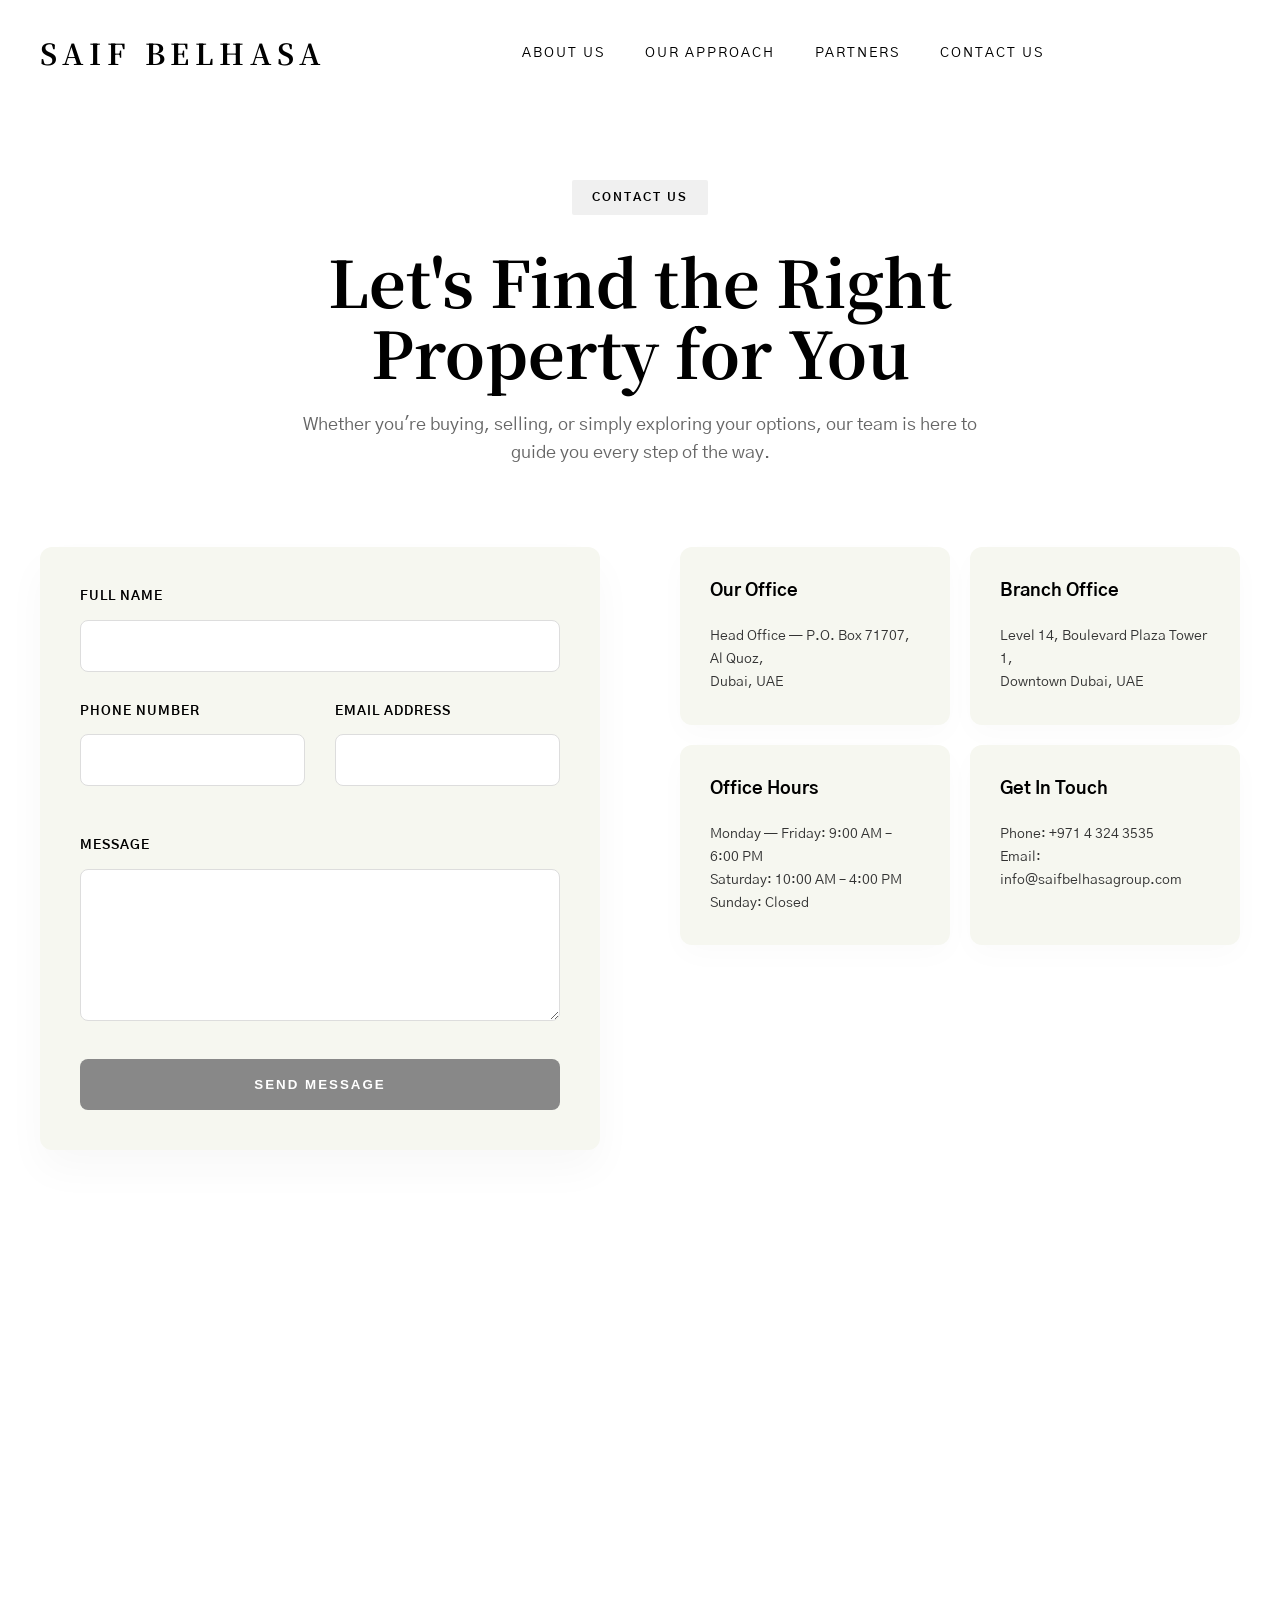
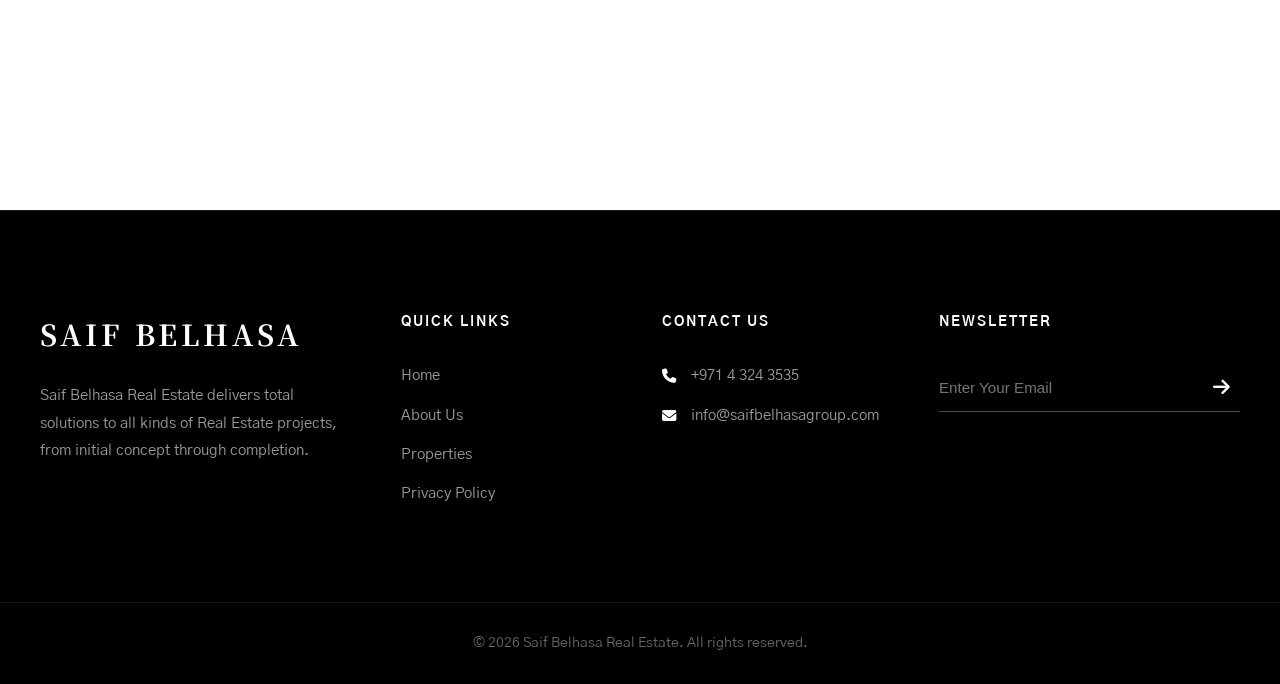
<file: contact.html>
<!DOCTYPE html>
<html lang="en">
<head>
    <meta charset="UTF-8">
    <meta name="viewport" content="width=device-width, initial-scale=1.0">
    <title>Contact Us | Saif Belhasa Real Estate</title>
    
    <!-- Google Fonts -->
    <link rel="preconnect" href="https://fonts.googleapis.com">
    <link rel="preconnect" href="https://fonts.gstatic.com" crossorigin>
    <link href="https://fonts.googleapis.com/css2?family=Gothic+A1:wght@300;400;700&family=Noto+Serif+JP:wght@400;700&display=swap" rel="stylesheet">
    
    <!-- Stylesheet -->
    <link rel="stylesheet" href="style.css">
    <link rel="stylesheet" href="https://cdnjs.cloudflare.com/ajax/libs/font-awesome/6.5.1/css/all.min.css">
</head>
<body class="contact-page property-page"> <!-- Reuse property-page for white background and header scroll logic -->
    <!-- Header -->
    <header class="header">
        <div class="container navbar">
            <div class="logo">
                <a href="index.html">SAIF BELHASA</a>
            </div>
            <nav class="nav">
                <ul class="nav-list">
                    <li><a href="index.html#about" class="nav-link">About Us</a></li>
                    <li><a href="index.html#approach" class="nav-link">Our approach</a></li>
                    <li><a href="index.html#partners" class="nav-link">Partners</a></li>
                    <li><a href="contact.html" class="nav-link">Contact Us</a></li>
                </ul>
            </nav>

            <!-- Mobile Menu Toggles -->
            <div class="mobile-toggle" id="mobile-menu">
                <span></span>
                <span></span>
                <span></span>
            </div>
        </div>
    </header>

    <!-- Mobile Navigation Overlay -->
    <div class="nav-overlay" id="nav-overlay">
        <nav class="mobile-nav">
            <ul class="mobile-nav-list">
                <li><a href="index.html#about" class="mobile-nav-link">About Us</a></li>
                <li><a href="index.html#approach" class="mobile-nav-link">Our approach</a></li>
                <li><a href="index.html#partners" class="mobile-nav-link">Partners</a></li>
                <li><a href="contact.html" class="mobile-nav-link">Contact Us</a></li>
            </ul>
        </nav>
    </div>

    <main class="contact-main-content">
        <!-- Hero Header -->
        <section class="contact-hero">
            <div class="container text-center">
                <span class="contact-badge">Contact Us</span>
                <h1 class="contact-main-title">Let's Find the Right<br>Property for You</h1>
                <p class="contact-subtitle">Whether you're buying, selling, or simply exploring your options, our team is here to guide you every step of the way.</p>
            </div>
        </section>

        <!-- Form and Info Section -->
        <section class="contact-grid-section">
            <div class="container contact-split-grid">
                <!-- Left: Form -->
                <div class="contact-form-side">
                    <form class="main-contact-form">
                        <div class="form-group">
                            <label>Full Name</label>
                            <input type="text" placeholder="Alex Anderson" required>
                        </div>
                        <div class="form-row grid-2">
                            <div class="form-group">
                                <label>Phone Number</label>
                                <input type="tel" placeholder="Phone Number" required>
                            </div>
                            <div class="form-group">
                                <label>Email Address</label>
                                <input type="email" placeholder="example@email.com" required>
                            </div>
                        </div>
                        <div class="form-group">
                            <label>Message</label>
                            <textarea placeholder="Write your message here..." rows="6" required></textarea>
                        </div>
                        <button type="submit" class="contact-submit-btn">Send Message</button>
                    </form>
                </div>

                <!-- Right: Info Cards -->
                <div class="contact-info-side">
                    <div class="info-card-grid">
                        <div class="info-card">
                            <h4>Our Office</h4>
                            <p>Head Office — P.O. Box 71707, Al Quoz,<br>Dubai, UAE</p>
                        </div>
                        <div class="info-card">
                            <h4>Branch Office</h4>
                            <p>Level 14, Boulevard Plaza Tower 1,<br>Downtown Dubai, UAE</p>
                        </div>
                        <div class="info-card">
                            <h4>Office Hours</h4>
                            <p>Monday — Friday: 9:00 AM – 6:00 PM<br>Saturday: 10:00 AM – 4:00 PM<br>Sunday: Closed</p>
                        </div>
                        <div class="info-card">
                            <h4>Get In Touch</h4>
                            <p>Phone: +971 4 324 3535<br>Email: info@saifbelhasagroup.com</p>
                        </div>
                    </div>
                </div>
            </div>
        </section>

        <!-- Google Map Section -->
        <section class="contact-map-section">
            <iframe src="https://www.google.com/maps/embed?pb=!1m18!1m12!1m3!1d14444.646487853112!2d55.2346747!3d25.1639014!2m3!1f0!2f0!3f0!3m2!1i1024!2i768!4f13.1!3m3!1m2!1s0x3e5f6a50b730f065%3A0xc3f5c786729007cb!2sBelhasa%20Group!5e0!3m2!1sen!2sae!4v1712661570773!5m2!1sen!2sae" width="100%" height="500" style="border:0; filter: grayscale(100%) contrast(1.2) invert(0) opacity(0.8);" allowfullscreen="" loading="lazy" referrerpolicy="no-referrer-when-downgrade"></iframe>
        </section>
    </main>

    <!-- Footer -->
    <footer class="footer">
        <div class="container footer-grid">
            <div class="footer-col footer-about">
                <h2 class="footer-logo">SAIF BELHASA</h2>
                <p class="footer-desc">Saif Belhasa Real Estate delivers total solutions to all kinds of Real Estate projects, from initial concept through completion.</p>
            </div>
            <div class="footer-col footer-links">
                <h3 class="footer-title">QUICK LINKS</h3>
                <ul class="footer-menu">
                    <li><a href="index.html">Home</a></li>
                    <li><a href="index.html#about">About Us</a></li>
                    <li><a href="property.html">Properties</a></li>
                    <li><a href="#">Privacy Policy</a></li>
                </ul>
            </div>
            <div class="footer-col footer-contact">
                <h3 class="footer-title">CONTACT US</h3>
                <ul class="contact-list">
                    <li><i class="fa-solid fa-phone"></i> +971 4 324 3535</li>
                    <li><i class="fa-solid fa-envelope"></i> info@saifbelhasagroup.com</li>
                </ul>
            </div>
            <div class="footer-col footer-newsletter">
                <h3 class="footer-title">NEWSLETTER</h3>
                <div class="newsletter-box">
                    <input type="email" placeholder="Enter Your Email">
                    <button class="newsletter-btn"><i class="fa-solid fa-arrow-right"></i></button>
                </div>
            </div>
        </div>
        <div class="footer-bottom">
            <div class="container">
                <p>&copy; 2026 Saif Belhasa Real Estate. All rights reserved.</p>
            </div>
        </div>
    </footer>

    <script src="main.js"></script>
</body>
</html>
</file>
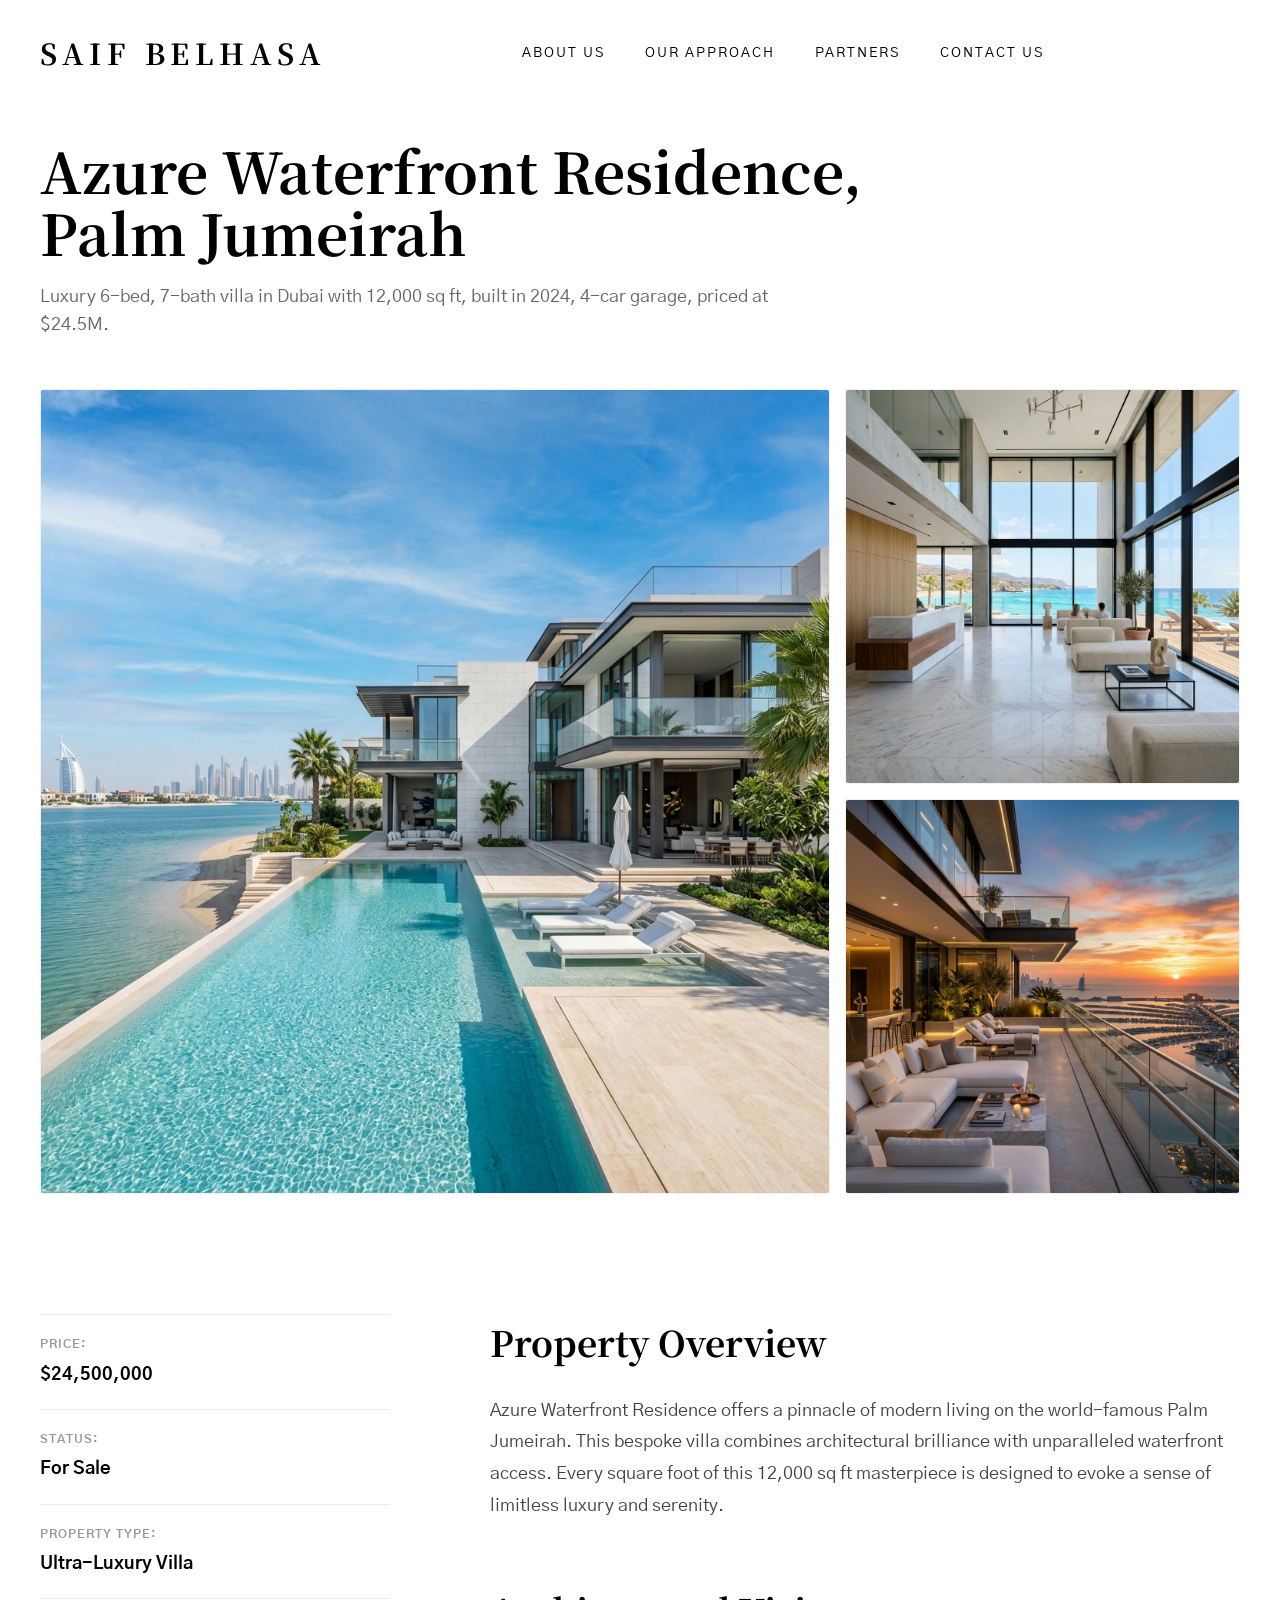
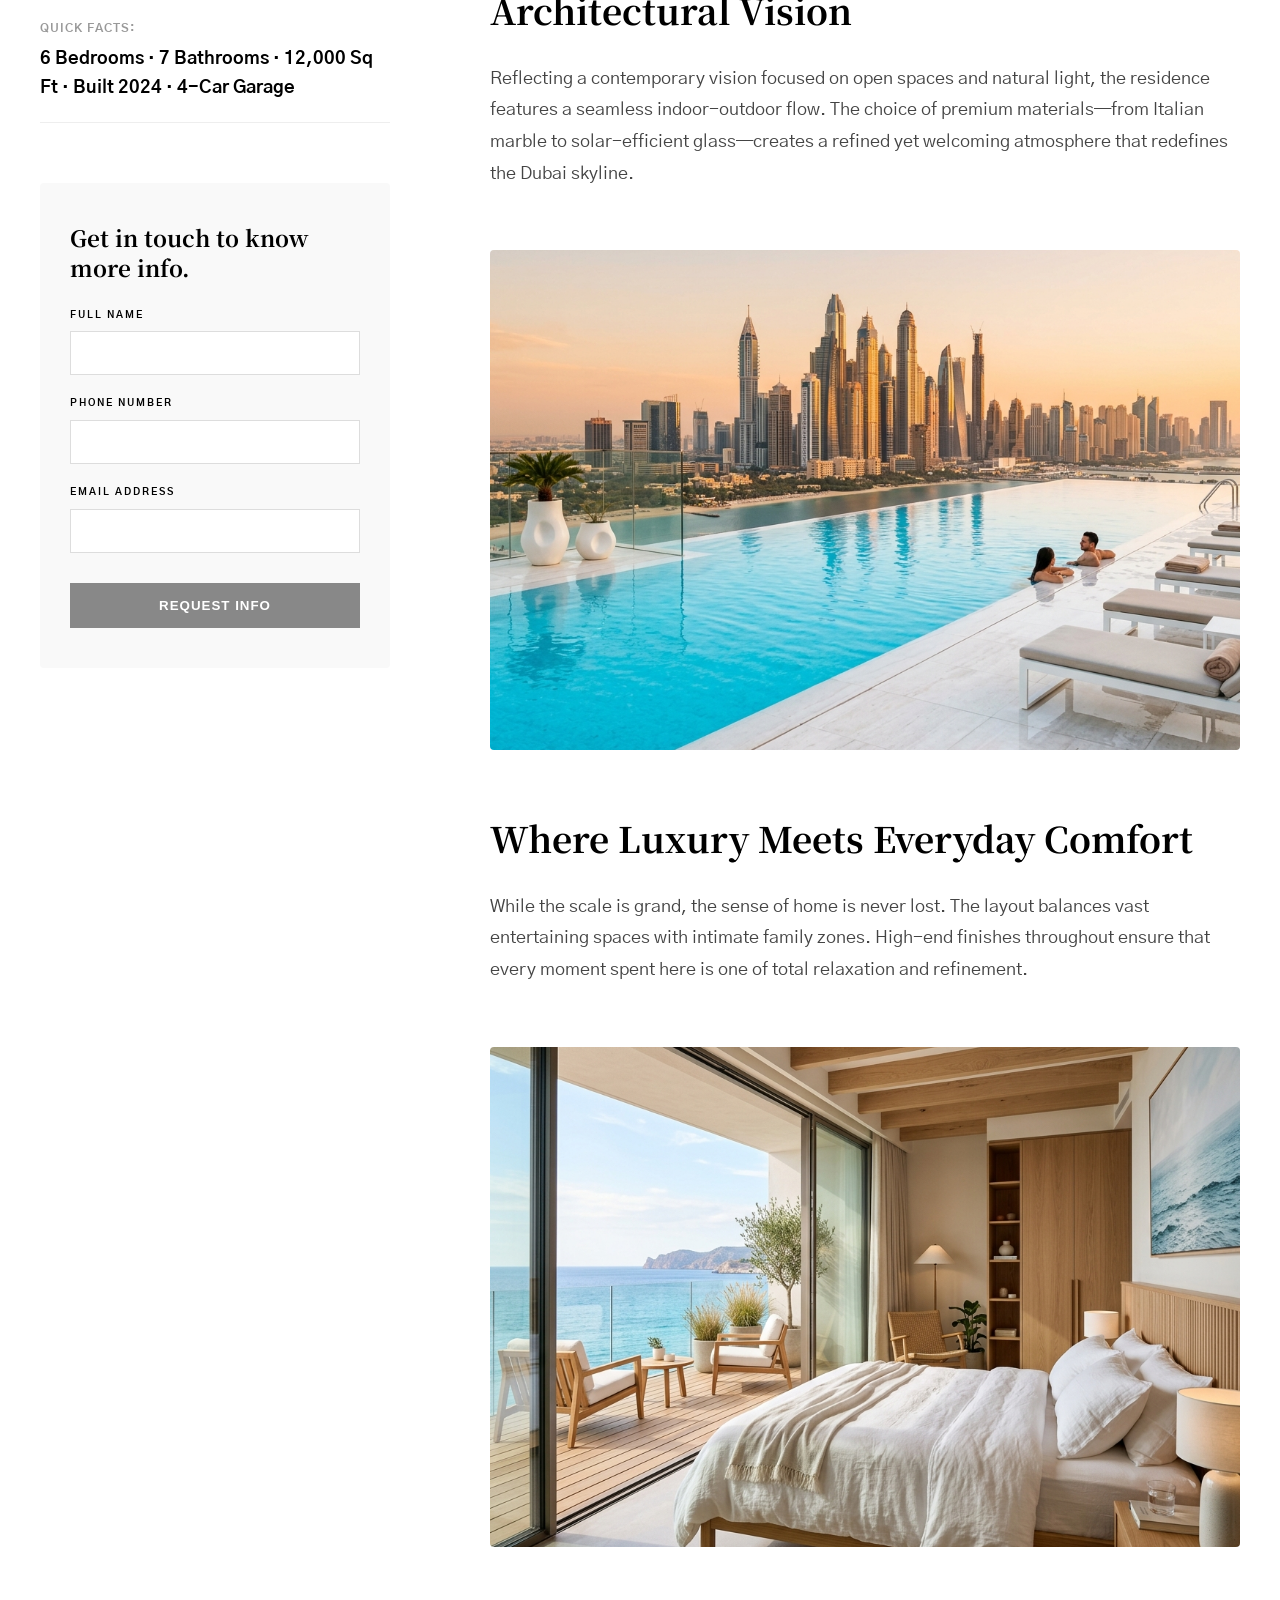
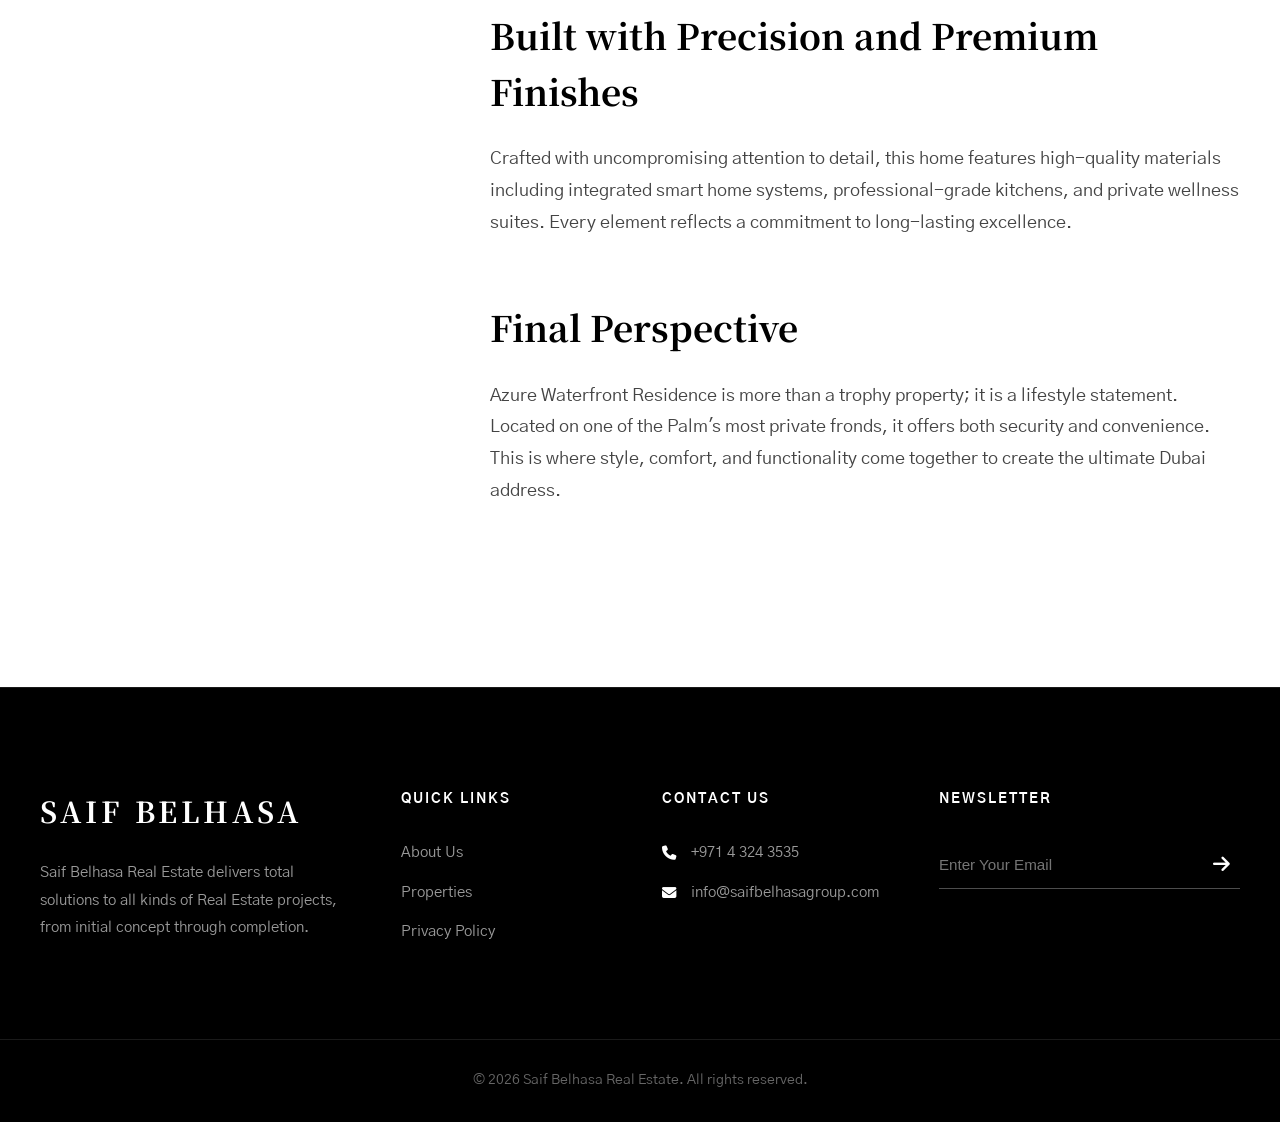
<file: property.html>
<!DOCTYPE html>
<html lang="en">
<head>
    <meta charset="UTF-8">
    <meta name="viewport" content="width=device-width, initial-scale=1.0">
    <title>Azure Waterfront Residence | Saif Belhasa Real Estate</title>
    
    <!-- Google Fonts -->
    <link rel="preconnect" href="https://fonts.googleapis.com">
    <link rel="preconnect" href="https://fonts.gstatic.com" crossorigin>
    <link href="https://fonts.googleapis.com/css2?family=Gothic+A1:wght@300;400;700&family=Noto+Serif+JP:wght@400;700&display=swap" rel="stylesheet">
    
    <!-- Stylesheet -->
    <link rel="stylesheet" href="style.css">
    <link rel="stylesheet" href="https://cdnjs.cloudflare.com/ajax/libs/font-awesome/6.5.1/css/all.min.css">
</head>
<body class="property-page">
    <!-- Header (Same as index) -->
    <header class="header">
        <div class="container navbar">
            <div class="logo">
                <a href="index.html">SAIF BELHASA</a>
            </div>
            <nav class="nav">
                <ul class="nav-list">
                    <li><a href="index.html#about" class="nav-link">About Us</a></li>
                    <li><a href="index.html#approach" class="nav-link">Our approach</a></li>
                    <li><a href="index.html#partners" class="nav-link">Partners</a></li>
                    <li><a href="index.html#contact" class="nav-link">Contact Us</a></li>
                </ul>
            </nav>

            <!-- Mobile Menu Toggles -->
            <div class="mobile-toggle" id="mobile-menu">
                <span></span>
                <span></span>
                <span></span>
            </div>
        </div>
    </header>

    <!-- Mobile Navigation Overlay -->
    <div class="nav-overlay" id="nav-overlay">
        <nav class="mobile-nav">
            <ul class="mobile-nav-list">
                <li><a href="index.html#about" class="mobile-nav-link">About Us</a></li>
                <li><a href="index.html#approach" class="mobile-nav-link">Our approach</a></li>
                <li><a href="index.html#partners" class="mobile-nav-link">Partners</a></li>
                <li><a href="index.html#contact" class="mobile-nav-link">Contact Us</a></li>
            </ul>
        </nav>
    </div>

    <main class="property-content">
        <!-- Title Section -->
        <section class="prop-title-section">
            <div class="container">
                <h1 class="prop-main-title">Azure Waterfront Residence,<br>Palm Jumeirah</h1>
                <p class="prop-subtitle">Luxury 6-bed, 7-bath villa in Dubai with 12,000 sq ft, built in 2024, 4-car garage, priced at $24.5M.</p>
            </div>
        </section>

        <!-- Gallery Grid -->
        <section class="prop-gallery">
            <div class="container">
                <div class="gallery-grid">
                    <div class="gallery-main gallery-img-wrapper">
                        <img src="prop_main.png" alt="Property Exterior">
                    </div>
                    <div class="gallery-side">
                        <div class="gallery-img-wrapper">
                            <img src="prop_interior.png" alt="Property Interior">
                        </div>
                        <div class="gallery-img-wrapper">
                            <img src="prop_terrace.png" alt="Property View">
                        </div>
                    </div>
                </div>
            </div>
        </section>

        <!-- Main Info Layout -->
        <section class="prop-details-section">
            <div class="container prop-layout">
                <!-- Sidebar (Left) -->
                <aside class="prop-sidebar">
                    <div class="detail-block">
                        <div class="detail-item">
                            <span class="detail-label">Price:</span>
                            <span class="detail-value">$24,500,000</span>
                        </div>
                        <div class="detail-item">
                            <span class="detail-label">Status:</span>
                            <span class="detail-value">For Sale</span>
                        </div>
                        <div class="detail-item">
                            <span class="detail-label">Property Type:</span>
                            <span class="detail-value">Ultra-Luxury Villa</span>
                        </div>
                        <div class="detail-item">
                            <span class="detail-label">Quick Facts:</span>
                            <span class="detail-value">6 Bedrooms · 7 Bathrooms · 12,000 Sq Ft · Built 2024 · 4-Car Garage</span>
                        </div>
                    </div>

                    <div class="inquiry-box">
                        <h3>Get in touch to know more info.</h3>
                        <form class="sidebar-form">
                            <div class="form-group">
                                <label>Full Name</label>
                                <input type="text" placeholder="Full Name">
                            </div>
                            <div class="form-group">
                                <label>Phone Number</label>
                                <input type="tel" placeholder="Phone number">
                            </div>
                            <div class="form-group">
                                <label>Email Address</label>
                                <input type="email" placeholder="example@email.com">
                            </div>
                            <button type="submit" class="request-btn">Request info</button>
                        </form>
                    </div>
                </aside>

                <!-- Core Content (Right) -->
                <article class="prop-main-text">
                    <section class="content-block">
                        <h2 class="section-title">Property Overview</h2>
                        <p>Azure Waterfront Residence offers a pinnacle of modern living on the world-famous Palm Jumeirah. This bespoke villa combines architectural brilliance with unparalleled waterfront access. Every square foot of this 12,000 sq ft masterpiece is designed to evoke a sense of limitless luxury and serenity.</p>
                    </section>

                    <section class="content-block">
                        <h2 class="section-title">Architectural Vision</h2>
                        <p>Reflecting a contemporary vision focused on open spaces and natural light, the residence features a seamless indoor-outdoor flow. The choice of premium materials—from Italian marble to solar-efficient glass—creates a refined yet welcoming atmosphere that redefines the Dubai skyline.</p>
                    </section>

                    <div class="prop-inner-image">
                        <img src="prop_pool.png" alt="Interior Detail">
                    </div>

                    <section class="content-block">
                        <h2 class="section-title">Where Luxury Meets Everyday Comfort</h2>
                        <p>While the scale is grand, the sense of home is never lost. The layout balances vast entertaining spaces with intimate family zones. High-end finishes throughout ensure that every moment spent here is one of total relaxation and refinement.</p>
                    </section>

                    <div class="prop-inner-image">
                        <img src="prop_bedroom.png" alt="Outdoor Living">
                    </div>

                    <section class="content-block">
                        <h2 class="section-title">Built with Precision and Premium Finishes</h2>
                        <p>Crafted with uncompromising attention to detail, this home features high-quality materials including integrated smart home systems, professional-grade kitchens, and private wellness suites. Every element reflects a commitment to long-lasting excellence.</p>
                    </section>

                    <section class="content-block">
                        <h2 class="section-title">Final Perspective</h2>
                        <p>Azure Waterfront Residence is more than a trophy property; it is a lifestyle statement. Located on one of the Palm's most private fronds, it offers both security and convenience. This is where style, comfort, and functionality come together to create the ultimate Dubai address.</p>
                    </section>
                </article>
            </div>
        </section>
    </main>

    <!-- Footer (Same as index) -->
    <footer class="footer">
        <div class="container footer-grid">
            <div class="footer-col footer-about">
                <h2 class="footer-logo">SAIF BELHASA</h2>
                <p class="footer-desc">Saif Belhasa Real Estate delivers total solutions to all kinds of Real Estate projects, from initial concept through completion.</p>
            </div>
            <div class="footer-col footer-links">
                <h3 class="footer-title">QUICK LINKS</h3>
                <ul class="footer-menu">
                    <li><a href="#">About Us</a></li>
                    <li><a href="#">Properties</a></li>
                    <li><a href="#">Privacy Policy</a></li>
                </ul>
            </div>
            <div class="footer-col footer-contact">
                <h3 class="footer-title">CONTACT US</h3>
                <ul class="contact-list">
                    <li><i class="fa-solid fa-phone"></i> +971 4 324 3535</li>
                    <li><i class="fa-solid fa-envelope"></i> info@saifbelhasagroup.com</li>
                </ul>
            </div>
            <div class="footer-col footer-newsletter">
                <h3 class="footer-title">NEWSLETTER</h3>
                <div class="newsletter-box">
                    <input type="email" placeholder="Enter Your Email">
                    <button class="newsletter-btn"><i class="fa-solid fa-arrow-right"></i></button>
                </div>
            </div>
        </div>
        <div class="footer-bottom">
            <div class="container">
                <p>&copy; 2026 Saif Belhasa Real Estate. All rights reserved.</p>
            </div>
        </div>
    </footer>
    <script src="main.js"></script>
</body>
</html>
</file>
<file: style.css>
:root {
    --bg-color: #000000;
    --text-color: #ffffff;
    --accent-color: #ffffff;
    --overlay-color: rgba(0, 0, 0, 0.4);
    --header-bg: rgba(0, 0, 0, 0.8);
    
    --font-serif: 'Noto Serif JP', serif;
    --font-sans: 'Gothic A1', sans-serif;
    
    --transition: all 0.4s cubic-bezier(0.165, 0.84, 0.44, 1);
}

* {
    margin: 0;
    padding: 0;
    box-sizing: border-box;
}

html {
    scroll-behavior: smooth;
    font-size: 16px;
}

body {
    background-color: var(--bg-color);
    color: var(--text-color);
    font-family: var(--font-sans);
    line-height: 1.6;
    overflow-x: hidden;
    -webkit-font-smoothing: antialiased;
}

.serif {
    font-family: var(--font-serif);
    font-weight: 700;
}

.container {
    max-width: 1400px;
    margin: 0 auto;
    padding: 0 40px;
}

/* Header & Navigation */
.header {
    position: fixed;
    top: 0;
    left: 0;
    width: 100%;
    z-index: 1000;
    padding: 30px 0;
    transition: var(--transition);
}

.header.scrolled {
    padding: 15px 0;
    background-color: var(--header-bg);
    backdrop-filter: blur(10px);
}

.navbar {
    display: flex;
    justify-content: space-between;
    align-items: center;
}

.logo a {
    color: var(--text-color);
    text-decoration: none;
    font-family: var(--font-serif);
    font-size: 1.8rem;
    font-weight: 700;
    letter-spacing: 6px;
    text-transform: uppercase;
    transition: var(--transition);
}

.nav-list {
    display: flex;
    list-style: none;
    gap: 40px;
}

.nav-link {
    color: var(--text-color);
    text-decoration: none;
    font-size: 0.85rem;
    text-transform: uppercase;
    letter-spacing: 2px;
    font-weight: 400;
    position: relative;
    transition: var(--transition);
    opacity: 0.8;
}

.nav-link:hover {
    opacity: 1;
}

.nav-link::after {
    content: '';
    position: absolute;
    bottom: -5px;
    left: 0;
    width: 0;
    height: 1px;
    background-color: var(--accent-color);
    transition: var(--transition);
}

.nav-link:hover::after {
    width: 100%;
}

/* Hero Section */
.hero {
    height: 100vh;
    width: 100%;
    position: relative;
    display: flex;
    align-items: center;
    justify-content: center;
    overflow: hidden;
}

.video-background {
    position: absolute;
    top: 0;
    left: 0;
    width: 100%;
    height: 100%;
    z-index: -1;
    background: url('https://images.unsplash.com/photo-1600585154340-be6199f74009?auto=format&fit=crop&w=1920&q=80') center/cover no-repeat;
    background-color: #111;
}

#hero-video {
    position: absolute;
    top: 50%;
    left: 50%;
    width: 100vw;
    height: 100vh;
    object-fit: cover;
    transform: translate(-50%, -50%);
    pointer-events: none;
}

.overlay {
    position: absolute;
    top: 0;
    left: 0;
    width: 100%;
    height: 100%;
    background: radial-gradient(circle, rgba(0,0,0,0.1) 0%, rgba(0,0,0,0.6) 100%);
    background-color: var(--overlay-color);
    z-index: 1;
}

.hero-content {
    position: relative;
    z-index: 2;
    text-align: center;
    max-width: 900px;
    padding-top: 80px;
}

.hero-title {
    font-size: clamp(3.5rem, 10vw, 7rem);
    line-height: 1;
    margin-bottom: 25px;
    letter-spacing: -2px;
    font-weight: 300;
    text-transform: uppercase;
    animation: fadeInUp 1.4s cubic-bezier(0.165, 0.84, 0.44, 1) forwards;
}

.hero-subtitle {
    font-size: 1.1rem;
    max-width: 600px;
    margin: 0 auto 40px;
    opacity: 0.8;
    letter-spacing: 1px;
    animation: fadeInUp 1.2s ease 0.3s forwards;
    opacity: 0;
}

.hero-actions {
    animation: fadeInUp 1.2s ease 0.6s forwards;
    opacity: 0;
}

.btn {
    display: inline-flex;
    align-items: center;
    justify-content: center;
    padding: 14px 28px;
    text-decoration: none;
    text-transform: uppercase;
    letter-spacing: 1px;
    font-size: 0.75rem;
    font-weight: 500;
    transition: all 0.2s ease;
    cursor: pointer;
    border-radius: 4px; /* Shade UI standard rounding */
    white-space: nowrap;
}

.btn-outline {
    border: 1px solid rgba(255, 255, 255, 0.3);
    color: var(--text-color);
    background-color: transparent;
}

.btn-outline:hover {
    background-color: rgba(255, 255, 255, 0.1);
    border-color: rgba(255, 255, 255, 1);
}

.btn-primary {
    background-color: #000;
    color: #fff;
    border: 1px solid #000;
}

.btn-primary:hover {
    background-color: rgba(0, 0, 0, 0.8);
    opacity: 0.9;
}


/* About Section (Shade UI Inspired) */
.about {
    padding: 160px 0;
    background-color: #ffffff;
    color: #000000;
}

.about-grid {
    display: grid;
    grid-template-columns: 350px 1fr;
    gap: 100px;
    align-items: start;
}

.about-label {
    display: flex;
    flex-direction: column;
    gap: 15px;
}

.label-line {
    width: 60px;
    height: 1px;
    background-color: #000;
}

.about-label span {
    font-size: 0.8rem;
    font-weight: 500;
    text-transform: uppercase;
    letter-spacing: 3px;
    color: #000;
}

.about-title {
    font-size: clamp(2.5rem, 6vw, 2.5rem);
    font-family: var(--font-serif);
    line-height: 1;
    margin-bottom: 50px;
    font-weight: 700;
    color: #000;
    max-width: 900px;
}

.about-text {
    font-size: 1.25rem;
    line-height: 1.8;
    color: #1a1a1a;
    margin-bottom: 60px;
    max-width: 800px;
    font-weight: 300;
}

@media (max-width: 1200px) {
    .about-grid {
        grid-template-columns: 1fr;
        gap: 60px;
    }
}

@media (max-width: 768px) {
    .about {
        padding: 100px 0;
    }
    
    .about-title {
        font-size: 2.2rem;
    }
    
    .about-text {
        font-size: 1.1rem;
    }
}

/* Stats Section (Integrated) */
.about .stats-grid {
    margin: 48px 0 54px 0;
    padding: 0;
    border-top: none;
    display: flex; /* Switch to flex for easier consolidated alignment */
    gap: 80px;
    flex-wrap: wrap;
}

.about .stat-item {
    padding: 0;
    border-left: none;
    align-items: start;
    text-align: left;
    min-width: 120px;
}

.about .stat-number {
    font-size: 3.2rem;
    letter-spacing: -1.5px;
}

.about .stat-label {
    margin-top: 4px;
    opacity: 0.6;
    font-weight: 400;
}

.stats-grid {
    display: grid;
    gap: 0;
}

.stats-grid.three-cols {
    grid-template-columns: repeat(3, 1fr);
}

.stat-item {
    padding: 30px 20px;
    border-left: 1px solid #f0f0f0;
    display: flex;
    flex-direction: column;
    align-items: center;
    text-align: center;
}

.stat-item:first-child {
    border-left: none;
}

.stat-number-wrapper {
    display: flex;
    align-items: baseline;
    justify-content: center;
    margin-bottom: 8px;
}

.stat-prefix {
    font-size: 1.5rem;
    font-weight: 500;
    margin-right: 4px;
    color: #000;
}

.stat-number {
    font-size: 3rem;
    font-weight: 700;
    letter-spacing: -1px;
    color: #000;
    line-height: 1;
}

.stat-suffix {
    font-size: 1.5rem;
    font-weight: 500;
    margin-left: 2px;
    color: #000;
}

.stat-label {
    font-size: 0.7rem;
    text-transform: uppercase;
    letter-spacing: 2px;
    color: #666;
    font-weight: 500;
}

@media (max-width: 1200px) {
    .stat-number {
        font-size: 4rem;
    }
    .stat-suffix {
        font-size: 2rem;
    }
}

@media (max-width: 992px) {
    .stats-grid {
        grid-template-columns: repeat(2, 1fr);
    }
    
    .stat-item:nth-child(2n+1) {
        border-left: none;
    }
    
    .stat-item {
        border-bottom: 1px solid #eeeeee;
    }
}

@media (max-width: 768px) {
    .stat-number {
        font-size: 3.5rem;
    }
}

/* Scroll Indicator */
.scroll-indicator {
    position: absolute;
    bottom: 40px;
    left: 50%;
    transform: translateX(-50%);
    z-index: 2;
}

.mouse {
    width: 26px;
    height: 42px;
    border: 2px solid var(--text-color);
    border-radius: 15px;
    display: flex;
    justify-content: center;
    padding-top: 8px;
    opacity: 0.6;
}





/* Mobile Menu Overlay */
.nav-overlay {
    position: fixed;
    top: 0;
    right: -100%;
    width: 100%;
    height: 100%;
    background-color: var(--bg-color);
    z-index: 1100;
    display: flex;
    align-items: center;
    justify-content: center;
    transition: 0.6s cubic-bezier(0.85, 0, 0.15, 1);
}

.nav-overlay.active {
    right: 0;
}

.mobile-nav-list {
    list-style: none;
    text-align: center;
}

.mobile-nav-list li {
    margin: 30px 0;
    overflow: hidden;
}

.mobile-nav-link {
    font-family: var(--font-serif);
    font-size: 2.5rem;
    color: var(--text-color);
    text-decoration: none;
    text-transform: uppercase;
    letter-spacing: 4px;
    display: block;
    transform: translateY(100%);
    transition: 0.5s ease;
}

.nav-overlay.active .mobile-nav-link {
    transform: translateY(0);
}

/* Burger Animation */
.menu-toggle {
    display: none;
    flex-direction: column;
    gap: 8px;
    cursor: pointer;
    z-index: 1200;
    padding: 10px;
}

.menu-toggle span {
    width: 30px;
    height: 2px;
    background-color: var(--text-color);
    transition: 0.4s;
}

.menu-toggle.active span:nth-child(1) {
    transform: translateY(10px) rotate(45deg);
}

.menu-toggle.active span:nth-child(2) {
    transform: translateY(-10px) rotate(-45deg);
}

@media (max-width: 992px) {
    .nav-list {
        display: none;
    }
    
    .menu-toggle {
        display: flex;
    }
    
    .logo a {
        font-size: 1.4rem;
        letter-spacing: 4px;
    }
    
    .hero-title {
        font-size: 2.8rem;
        letter-spacing: 0;
    }
}


/* Scroll Indicator Animations */
.wheel {
    width: 2px;
    height: 6px;
    background-color: var(--text-color);
    border-radius: 1px;
    animation: scroll 2s infinite;
}

@keyframes scroll {
    0% { transform: translateY(0); opacity: 1; }
    100% { transform: translateY(15px); opacity: 0; }
}

@keyframes fadeInUp {
    from {
        opacity: 0;
        transform: translateY(30px);
    }
    to {
        opacity: 1;
        transform: translateY(0);
    }
}

.dot.active {
    background: #000; /* Sticking to Black & White */
    transform: scale(1.2);
}

/* Portfolio Section (3-Column Horizontal Scroll) */
.portfolio {
    padding: 140px 0;
    background-color: #fafafa;
    overflow: hidden;
}

.portfolio-header {
    margin-bottom: 80px;
}

.portfolio-label {
    font-size: 0.8rem;
    font-weight: 500;
    text-transform: uppercase;
    letter-spacing: 4px;
    color: #666;
    display: block;
    margin-top: 15px;
}

.portfolio-title {
    font-family: var(--font-serif);
    font-size: 3.5rem;
    color: #000;
    margin-top: 20px;
    font-weight: 700;
}

.portfolio-scroll-container {
    width: 100%;
    overflow-x: auto;
    overflow-y: hidden;
    scrollbar-width: none; /* Hide scrollbar Firefox */
    -webkit-overflow-scrolling: touch;
    margin: 0 -40px;
    padding: 0 40px;
}

.portfolio-scroll-container::-webkit-scrollbar {
    display: none; /* Hide scrollbar Chrome/Safari */
}

.portfolio-grid {
    display: flex;
    gap: 30px;
    width: max-content;
}

.portfolio-item {
    width: calc((1400px - 90px) / 4); /* Exactly 1/4 of the container width minus 3 gaps */
    flex-shrink: 0;
    transition: transform 0.6s cubic-bezier(0.165, 0.84, 0.44, 1);
}

.portfolio-image {
    position: relative;
    width: 100%;
    aspect-ratio: 4/5;
    overflow: hidden;
    border-radius: 10px;
    margin-bottom: 25px;
    background-color: #eee;
}

.portfolio-image img {
    width: 100%;
    height: 100%;
    object-fit: cover;
    transition: transform 1.2s cubic-bezier(0.165, 0.84, 0.44, 1);
}

.portfolio-overlay {
    position: absolute;
    top: 20px;
    right: 20px;
    z-index: 2;
}

.portfolio-category {
    background-color: rgba(255, 255, 255, 0.9);
    backdrop-filter: blur(5px);
    color: #000;
    padding: 8px 16px;
    font-size: 0.65rem;
    text-transform: uppercase;
    letter-spacing: 2px;
    font-weight: 600;
    border-radius: 4px;
}

.portfolio-item:hover .portfolio-image img {
    transform: scale(1.1);
}

.portfolio-info {
    padding-left: 5px;
}

.portfolio-name {
    font-family: var(--font-serif);
    font-size: 1.8rem;
    color: #000;
    margin-bottom: 10px;
    font-weight: 700;
}

.portfolio-desc {
    font-size: 0.95rem;
    color: #666;
    margin-bottom: 20px;
    line-height: 1.6;
    max-width: 90%;
}

.portfolio-link {
    font-size: 0.75rem;
    text-transform: uppercase;
    letter-spacing: 2px;
    color: #000;
    text-decoration: none;
    font-weight: 700;
    padding-bottom: 5px;
    border-bottom: 2px solid #000;
    transition: 0.3s ease;
}

.portfolio-link:hover {
    letter-spacing: 3px;
    opacity: 0.7;
}

@media (max-width: 1440px) {
    .portfolio-item {
        width: 25vw;
    }
}

@media (max-width: 991px) {
    .portfolio-item {
        width: 70vw;
    }
    
    .portfolio-title {
        font-size: 2.5rem;
    }
    
    .portfolio {
        padding: 80px 0;
    }
}

/* Services Section */
.services {
    padding: 140px 0;
    background-color: #ffffff;
}

.services-header {
    margin-bottom: 80px;
}

.services-title {
    font-size: 3.5rem;
    font-weight: 700;
    color: #000;
    margin-bottom: 30px;
    letter-spacing: -1px;
}

.services-subtitle-wrapper {
    display: flex;
    align-items: center;
    gap: 15px;
    max-width: 600px;
}

.services-subtitle {
    font-size: 1.05rem;
    color: #666;
    line-height: 1.6;
}

.services-grid {
    display: grid;
    grid-template-columns: repeat(3, 1fr);
    gap: 80px;
}

.service-card {
    transition: transform 0.4s ease;
}

.service-card:hover {
    transform: translateY(-5px);
}

.service-icon {
    font-size: 3.5rem;
    color: #000;
    margin-bottom: 40px;
}

.service-name {
    font-size: 1.6rem;
    font-weight: 700;
    color: #000;
    margin-bottom: 20px;
    letter-spacing: -0.5px;
}

.service-desc {
    font-size: 1.05rem;
    color: #666;
    line-height: 1.6;
}

@media (max-width: 991px) {
    .services {
        padding: 80px 0;
    }
    
    .services-title {
        font-size: 2.5rem;
    }
    
    .services-grid {
        grid-template-columns: 1fr;
        gap: 50px;
    }
    
    .service-icon {
        margin-bottom: 25px;
    }
}


/* Contact Section (Register Your Interest) */
.contact {
    position: relative;
    padding: 160px 0;
    min-height: 100vh;
    display: flex;
    align-items: center;
    overflow: hidden;
}

.contact-bg {
    position: absolute;
    top: 0;
    left: 0;
    width: 100%;
    height: 100%;
    z-index: -1;
}

.contact-bg img {
    width: 100%;
    height: 100%;
    object-fit: cover;
}

.contact-overlay {
    position: absolute;
    top: 0;
    left: 0;
    width: 100%;
    height: 100%;
    background: linear-gradient(90deg, rgba(0,0,0,0.6) 0%, rgba(0,0,0,0.3) 100%);
}

.contact-wrapper {
    position: relative;
    z-index: 2;
    display: grid;
    grid-template-columns: 1fr 1fr;
    gap: 120px;
    align-items: start;
}

.register-header {
    display: flex;
    align-items: start;
    gap: 25px;
    margin-bottom: 40px;
}

.vertical-line {
    width: 2px;
    height: 100px;
    background-color: #fff; /* Monochrome Identity */
    display: block;
}

.register-title {
    font-family: var(--font-serif);
    font-size: 3.5rem;
    line-height: 1.1;
    color: #fff;
    font-weight: 700;
}

.register-text {
    font-size: 1.1rem;
    color: rgba(255, 255, 255, 0.8);
    line-height: 1.8;
    max-width: 500px;
    font-weight: 300;
}

.contact-form-container {
    background: rgba(0, 0, 0, 0.4);
    backdrop-filter: blur(20px);
    padding: 40px;
    border: 1px solid rgba(255, 255, 255, 0.1);
    border-radius: 4px;
    max-width: 600px; /* Constrain width for a smaller look */
}

.form-row {
    margin-bottom: 20px;
}

.form-row.grid-2 {
    display: grid;
    grid-template-columns: 1fr 1fr;
    gap: 30px;
}

.form-group label {
    display: block;
    font-size: 0.65rem; /* Smaller labels */
    font-weight: 600;
    color: #fff;
    margin-bottom: 8px;
    letter-spacing: 2px;
    text-transform: uppercase;
}

.form-group input, 
.form-group select, 
.form-group textarea {
    width: 100%;
    background: transparent;
    border: 1px solid rgba(255, 255, 255, 0.2);
    padding: 10px 0;
    border-top: none;
    border-left: none;
    border-right: none;
    color: #fff;
    font-family: var(--font-sans);
    font-size: 0.85rem;
    transition: 0.3s ease;
}


.form-group input::placeholder, 
.form-group textarea::placeholder {
    color: rgba(255, 255, 255, 0.3);
}

.form-group input:focus, 
.form-group select:focus, 
.form-group textarea:focus {
    outline: none;
    border-color: #fff;
}

.form-group select option {
    background-color: #111; /* Dark background for options */
    color: #fff; /* White text for options */
    padding: 10px;
}


/* intl-tel-input override */
.iti { width: 100%; }
.iti__country-list { background-color: #111; color: #fff; border: 1px solid rgba(255,255,255,0.1); }
.iti__country { padding: 10px; }
.iti__country.iti__highlight { background-color: #333; }
.iti__selected-flag { background-color: transparent !important; }

.submit-btn {
    width: 50%; /* 50/50 Look */
    background-color: #fff; /* High Contrast B&W */
    color: #000;
    border: none;
    padding: 14px; /* Reduced padding */
    font-size: 0.8rem; /* Smaller font */
    font-weight: 700;
    text-transform: uppercase;
    letter-spacing: 3px;
    cursor: pointer;
    display: flex;
    justify-content: center;
    align-items: center;
    gap: 15px;
    transition: 0.4s cubic-bezier(0.165, 0.84, 0.44, 1);
    margin-top: 15px; /* Reduced margin */
}

.submit-btn:hover {
    background-color: #ccc;
    color: #000;
    letter-spacing: 4px; /* Slightly reduced hover expansion */
}

@media (max-width: 1200px) {
    .contact-wrapper {
        gap: 60px;
    }
}

@media (max-width: 991px) {
    .contact {
        padding: 80px 0;
    }
    
    .contact-wrapper {
        grid-template-columns: 1fr;
        gap: 60px;
    }
    
    .contact-form-container {
        padding: 40px 30px;
    }
    
    .register-title {
        font-size: 2.8rem;
    }
}

/* Footer Section */
.footer {
    background-color: #000;
    color: #fff;
    padding: 100px 0 0 0;
    border-top: 1px solid rgba(255, 255, 255, 0.1);
}

.footer-grid {
    display: grid;
    grid-template-columns: 1.5fr 1fr 1fr 1.5fr;
    gap: 60px;
    padding-bottom: 80px;
}

.footer-logo {
    font-family: var(--font-serif);
    font-size: 1.8rem;
    letter-spacing: 4px;
    margin-bottom: 25px;
    font-weight: 700;
}

.footer-desc {
    font-size: 0.95rem;
    color: rgba(255, 255, 255, 0.6);
    line-height: 1.8;
    max-width: 300px;
}

.footer-title {
    font-size: 0.9rem;
    font-weight: 700;
    text-transform: uppercase;
    letter-spacing: 2px;
    margin-bottom: 30px;
    color: #fff;
}

/* Lists */
.footer-menu, 
.contact-list {
    list-style: none;
    padding: 0;
}

.footer-menu li, 
.contact-list li {
    margin-bottom: 15px;
    font-size: 0.95rem;
    color: rgba(255, 255, 255, 0.6);
}

.footer-menu a {
    color: rgba(255, 255, 255, 0.6);
    text-decoration: none;
    transition: 0.3s ease;
}

.footer-menu a:hover {
    color: #fff;
    padding-left: 5px;
}

.footer-contact li {
    display: flex;
    gap: 15px;
}

.footer-contact li i {
    color: #fff;
    font-size: 0.9rem;
    margin-top: 5px;
}

/* Newsletter */
.newsletter-box {
    display: flex;
    border-bottom: 1px solid rgba(255, 255, 255, 0.3);
    margin-bottom: 30px;
    position: relative;
}

.newsletter-box input {
    background: transparent;
    border: none;
    padding: 15px 0;
    color: #fff;
    width: 100%;
    font-size: 0.95rem;
}

.newsletter-box input:focus {
    outline: none;
}

.newsletter-btn {
    background: transparent;
    border: none;
    color: #fff;
    font-size: 1.2rem;
    cursor: pointer;
    padding: 0 10px;
    transition: 0.3s ease;
}

.newsletter-btn:hover {
    transform: translateX(5px);
}

.footer-socials {
    display: flex;
    gap: 20px;
    margin-bottom: 40px;
}

.footer-socials a {
    color: #fff;
    font-size: 1.2rem;
    transition: 0.3s ease;
}

.footer-socials a:hover {
    transform: translateY(-5px);
    opacity: 0.7;
}

.channel-partner-btn {
    display: inline-block;
    background-color: #fff;
    color: #000;
    text-decoration: none;
    padding: 15px 30px;
    font-size: 0.75rem;
    font-weight: 700;
    letter-spacing: 2px;
    text-transform: uppercase;
    transition: 0.3s ease;
}

.channel-partner-btn:hover {
    background-color: #ccc;
}

.footer-bottom {
    border-top: 1px solid rgba(255, 255, 255, 0.1);
    padding: 30px 0;
    text-align: center;
}

.footer-bottom p {
    font-size: 0.85rem;
    color: rgba(255, 255, 255, 0.4);
}

@media (max-width: 1200px) {
    .footer-grid {
        grid-template-columns: repeat(2, 1fr);
        gap: 40px;
    }
}

@media (max-width: 768px) {
    .footer {
        padding: 60px 0 0 0;
    }
    
    .footer-grid {
        grid-template-columns: 1fr;
        gap: 50px;
    }
    
    .footer-desc {
        max-width: 100%;
    }
}

/* Property Detail Page Styles */
.property-page {
    background-color: #fff;
    color: #000;
}

/* Make header visible on white property page */
.property-page .header .logo a,
.property-page .header .nav-link {
    color: #000;
    opacity: 1;
}

.property-page .header.scrolled {
    background-color: #000;
    box-shadow: 0 10px 30px rgba(0, 0, 0, 0.2);
}

.property-page .header.scrolled .logo a,
.property-page .header.scrolled .nav-link {
    color: #fff;
}

.prop-title-section {
    padding: 140px 0 50px;
}

.prop-main-title {
    font-family: var(--font-serif);
    font-size: 3.5rem;
    line-height: 1.1;
    margin-bottom: 20px;
    font-weight: 700;
}

.prop-subtitle {
    font-size: 1.1rem;
    color: #666;
    max-width: 800px;
    line-height: 1.6;
}

/* Gallery Grid */
.gallery-grid {
    display: grid;
    grid-template-columns: 2fr 1fr;
    grid-template-rows: repeat(2, minmax(300px, auto));
    gap: 15px; /* Neater, tighter gap */
    margin-bottom: 120px;
}

.gallery-grid img {
    width: 100%;
    height: 100%;
    object-fit: cover;
    border-radius: 2px; /* Nearly sharp corners for architectural look */
    display: block;
    transition: transform 0.8s cubic-bezier(0.165, 0.84, 0.44, 1), filter 0.5s ease;
    filter: brightness(0.98);
}

.gallery-grid .gallery-img-wrapper {
    overflow: hidden; /* For zoom effect */
    border: 1px solid rgba(0, 0, 0, 0.05);
}

.gallery-grid .gallery-img-wrapper:hover img {
    transform: scale(1.03);
    filter: brightness(1.05);
}

.gallery-main {
    grid-row: span 2;
}

.gallery-side {
    display: contents;
}




/* Page Layout */
.prop-layout {
    display: grid;
    grid-template-columns: 350px 1fr;
    gap: 100px;
    align-items: start;
    padding-bottom: 120px;
}

/* Sticky Sidebar */
.prop-sidebar {
    position: sticky;
    top: 120px; /* Offset for the sticky header */
    height: fit-content;
}

/* Sidebar */
.detail-block {
    margin-bottom: 60px;
    border-top: 1px solid #eee;
}

.detail-item {
    padding: 20px 0;
    border-bottom: 1px solid #eee;
}

.detail-label {
    display: block;
    font-size: 0.75rem;
    font-weight: 700;
    color: #999;
    text-transform: uppercase;
    letter-spacing: 1px;
    margin-bottom: 5px;
}

.detail-value {
    font-size: 1.15rem;
    font-weight: 700;
    color: #000;
}

.inquiry-box {
    background-color: #f9f9f9;
    padding: 40px 30px;
    border-radius: 4px;
}

.inquiry-box h3 {
    font-size: 1.4rem;
    line-height: 1.3;
    margin-bottom: 25px;
    font-family: var(--font-serif);
}

.sidebar-form .form-group {
    margin-bottom: 20px;
}

.sidebar-form label {
    font-size: 0.65rem;
    font-weight: 700;
    text-transform: uppercase;
    color: #000;
    margin-bottom: 8px;
    display: block;
}

.sidebar-form input {
    width: 100%;
    padding: 12px 15px;
    border: 1px solid #ddd;
    background: #fff;
    font-size: 0.9rem;
}

.request-btn {
    width: 100%;
    padding: 15px;
    background-color: #888; /* Grayscale match */
    color: #fff;
    border: none;
    font-weight: 700;
    text-transform: uppercase;
    letter-spacing: 1px;
    cursor: pointer;
    transition: 0.3s;
    margin-top: 10px;
}

.request-btn:hover {
    background-color: #000;
}

/* Right Content */
.content-block {
    margin-bottom: 60px;
    max-width: 800px;
}

.section-title {
    font-family: var(--font-serif);
    font-size: 2.2rem;
    margin-bottom: 25px;
}

.content-block p {
    font-size: 1.1rem;
    line-height: 1.8;
    color: #444;
}

.prop-inner-image {
    margin: 60px 0;
    width: 100%;
    height: 500px;
}

.prop-inner-image img {
    width: 100%;
    height: 100%;
    object-fit: cover;
    border-radius: 4px;
}

/* Contact Page Styles */
.contact-hero {
    padding: 180px 0 80px;
    text-align: center;
}

.contact-badge {
    background-color: #f0f0f0;
    color: #000;
    padding: 8px 20px;
    font-size: 0.75rem;
    font-weight: 700;
    text-transform: uppercase;
    letter-spacing: 2px;
    display: inline-block;
    margin-bottom: 30px;
    border-radius: 2px;
}

.contact-main-title {
    font-family: var(--font-serif);
    font-size: 4rem;
    line-height: 1.1;
    margin-bottom: 25px;
    font-weight: 700;
}

.contact-subtitle {
    font-size: 1.1rem;
    color: #666;
    max-width: 700px;
    margin: 0 auto;
    line-height: 1.6;
}

/* Contact Grid */
.contact-split-grid {
    display: grid;
    grid-template-columns: 1fr 1fr;
    gap: 80px;
    padding-bottom: 120px;
}

.main-contact-form {
    background-color: #f6f7f0;
    padding: 40px;
    border-radius: 12px; /* Soft-corner design */
    box-shadow: 0 20px 40px rgba(0, 0, 0, 0.03); /* Subtle elevation */
}

.main-contact-form .form-group {
    margin-bottom: 30px;
}

.main-contact-form label {
    font-size: 0.8rem;
    font-weight: 700;
    text-transform: uppercase;
    color: #000;
    margin-bottom: 12px;
    display: block;
    letter-spacing: 1px;
}

.main-contact-form input, 
.main-contact-form textarea {
    width: 100%;
    padding: 15px 20px;
    border: 1px solid #ddd;
    background: #fff;
    font-size: 1rem;
    font-family: var(--font-sans);
    border-radius: 8px; /* Rounded inputs */
    transition: 0.3s;
}

.main-contact-form input:focus, 
.main-contact-form textarea:focus {
    outline: none;
    border-color: #000;
}

.contact-submit-btn {
    width: 100%;
    padding: 18px;
    background-color: #888;
    color: #fff;
    border: none;
    font-weight: 700;
    text-transform: uppercase;
    letter-spacing: 2px;
    cursor: pointer;
    border-radius: 8px; /* Rounded button */
    transition: 0.3s cubic-bezier(0.165, 0.84, 0.44, 1);
}

.contact-submit-btn:hover {
    background-color: #000;
}

/* Info Side */
.info-card-grid {
    display: grid;
    grid-template-columns: repeat(2, 1fr); /* 2x2 Grid */
    gap: 20px;
}

.info-card {
    background-color: #f6f7f0; /* Matches screenshot cream */
    padding: 30px;
    border-radius: 12px; /* Consistent soft corners */
    height: 100%;
    box-shadow: 0 10px 30px rgba(0, 0, 0, 0.02);
}


.info-card h4 {
    font-size: 1.1rem;
    font-weight: 700;
    margin-bottom: 20px;
    color: #000;
    font-family: var(--font-sans);
}

.info-card p {
    font-size: 0.9rem;
    color: #333;
    line-height: 1.6;
}


.contact-map-section {
    width: 100%;
    margin-top: 40px;
    line-height: 0;
}

.contact-map-section iframe {
    transition: filter 0.3s ease;
}

.contact-map-section:hover iframe {
    filter: grayscale(0) contrast(1) opacity(1) !important;
}

@media (max-width: 1024px) {
    .contact-split-grid {
        grid-template-columns: 1fr;
        gap: 60px;
    }
}

@media (max-width: 768px) {
    .contact-main-title {
        font-size: 2.8rem;
    }
    
    .cta-title {
        font-size: 2.2rem;
    }
    
    .cta-newsletter {
        flex-direction: column;
        background: transparent;
        padding: 0;
        gap: 20px;
    }
    
    .cta-newsletter input {
        background: #fff;
        border-radius: 4px;
    }
    
    .cta-btn {
        padding: 15px 0;
        border-radius: 4px;
    }
}
</file>
